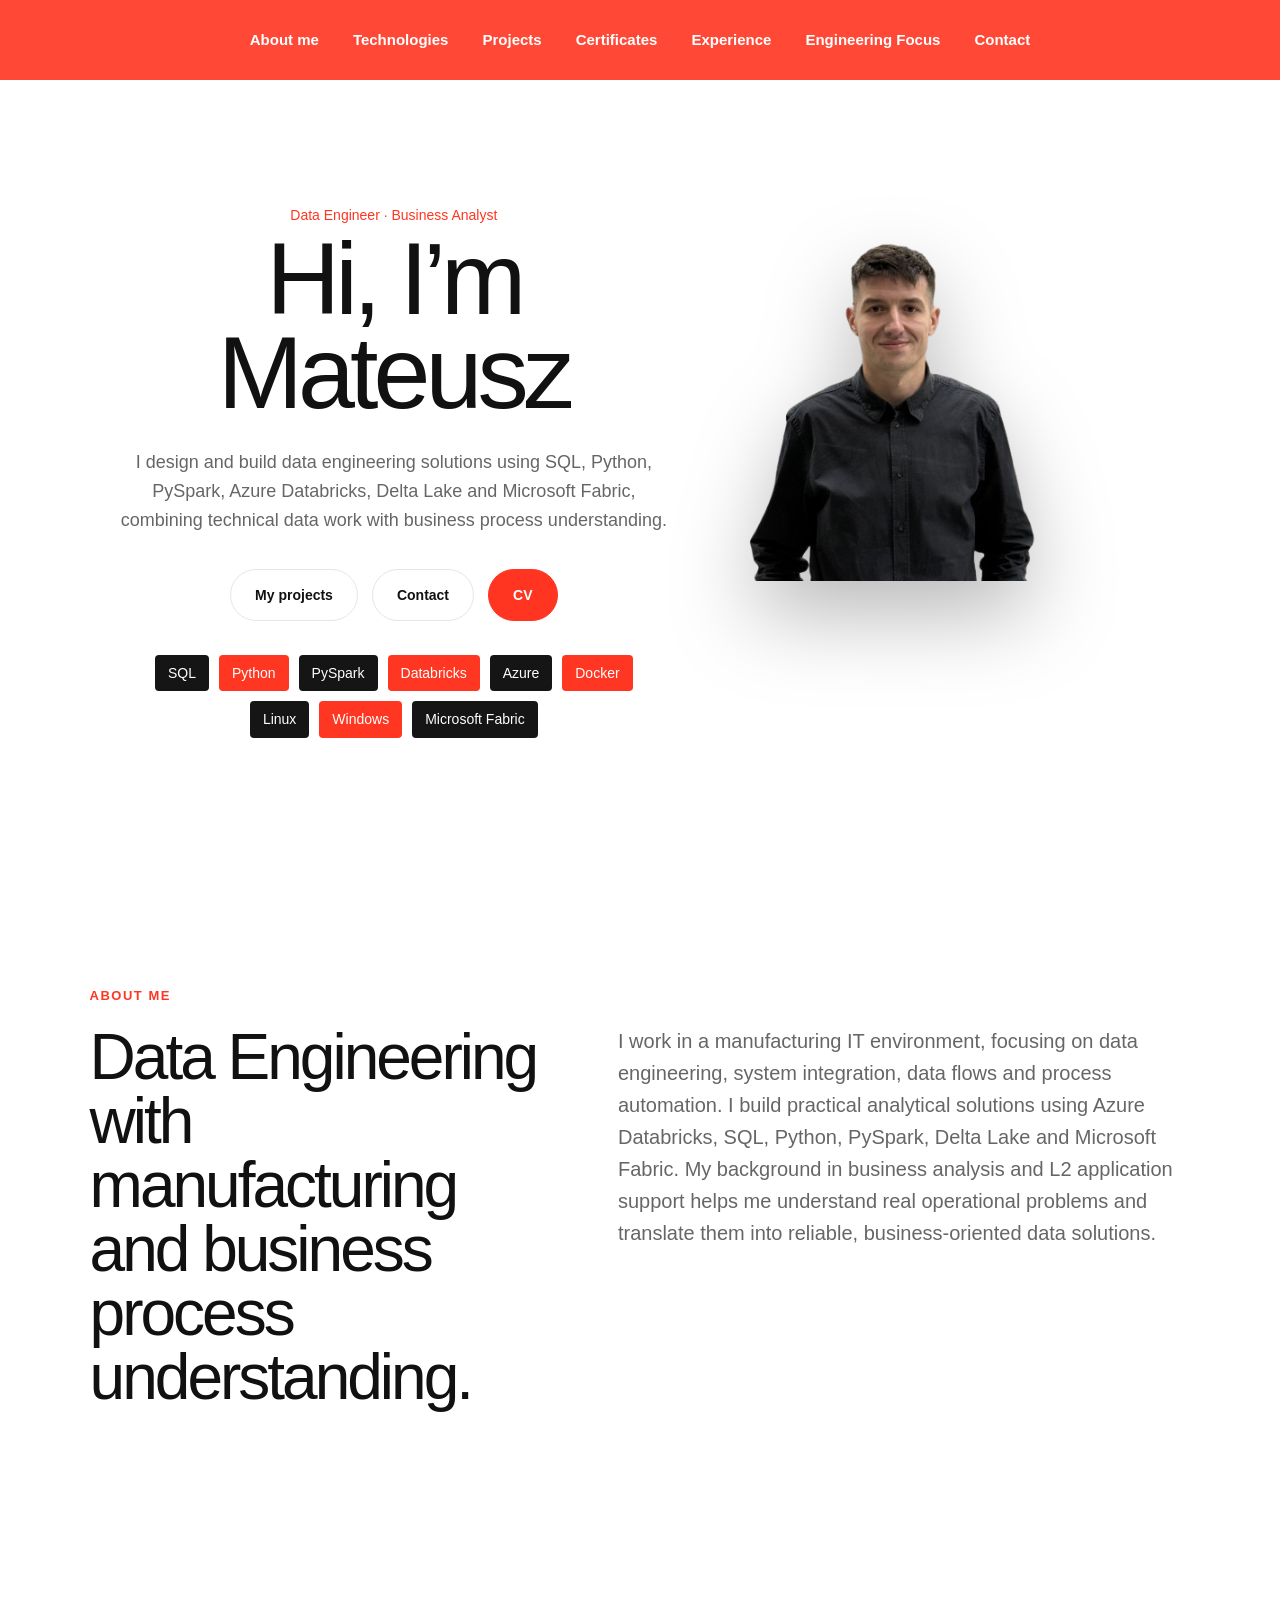
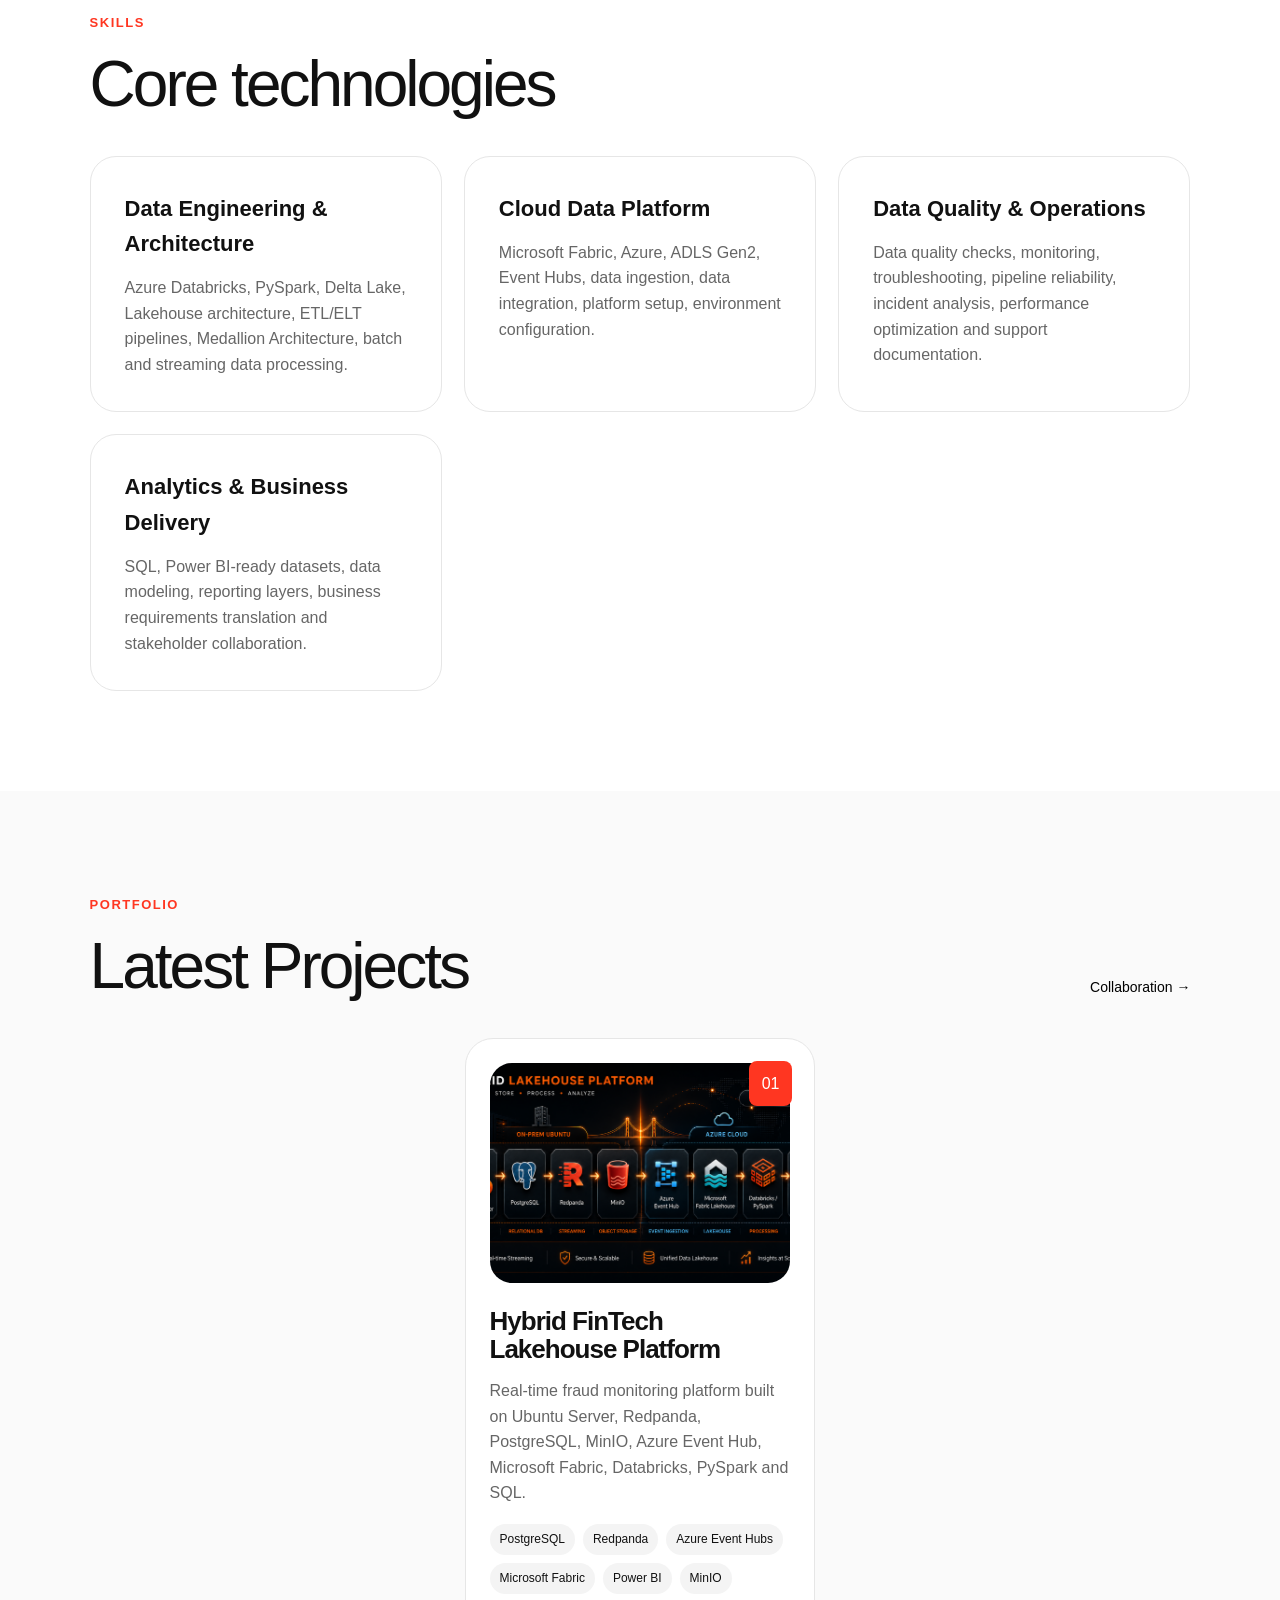
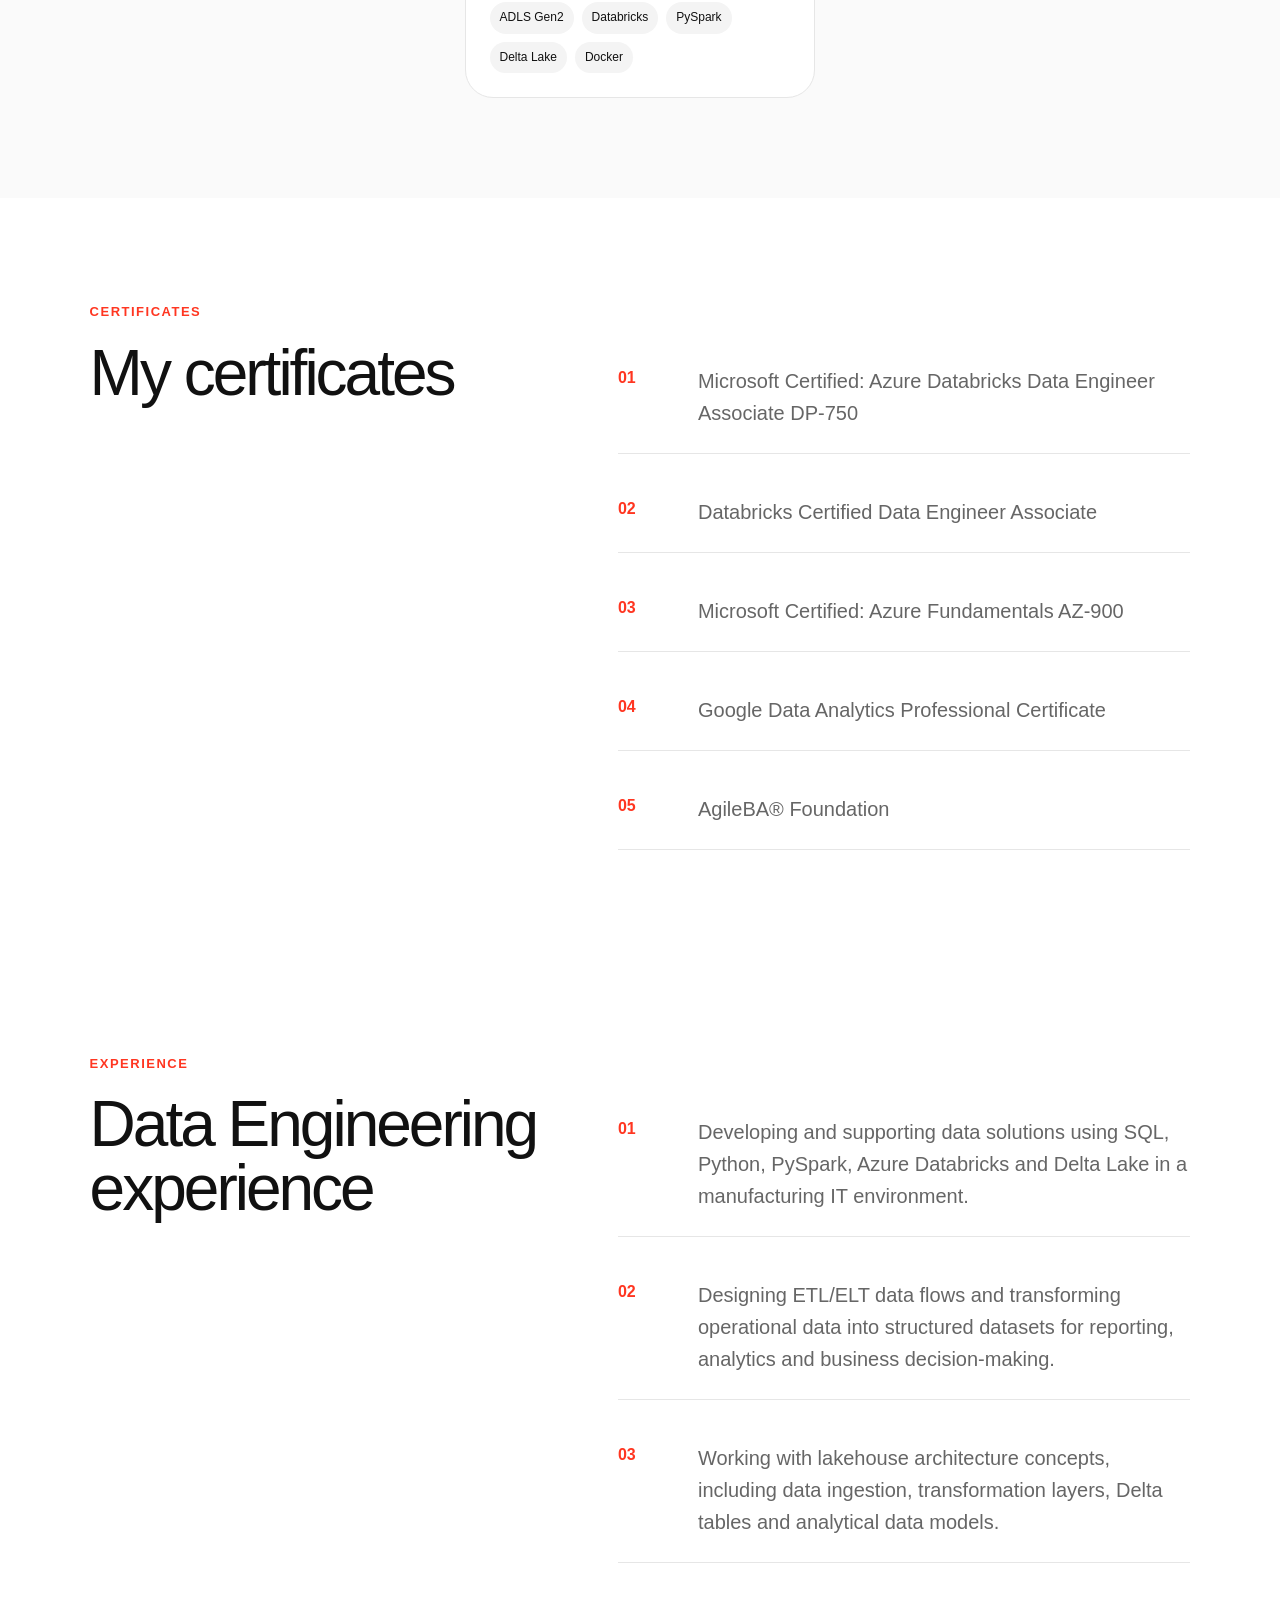
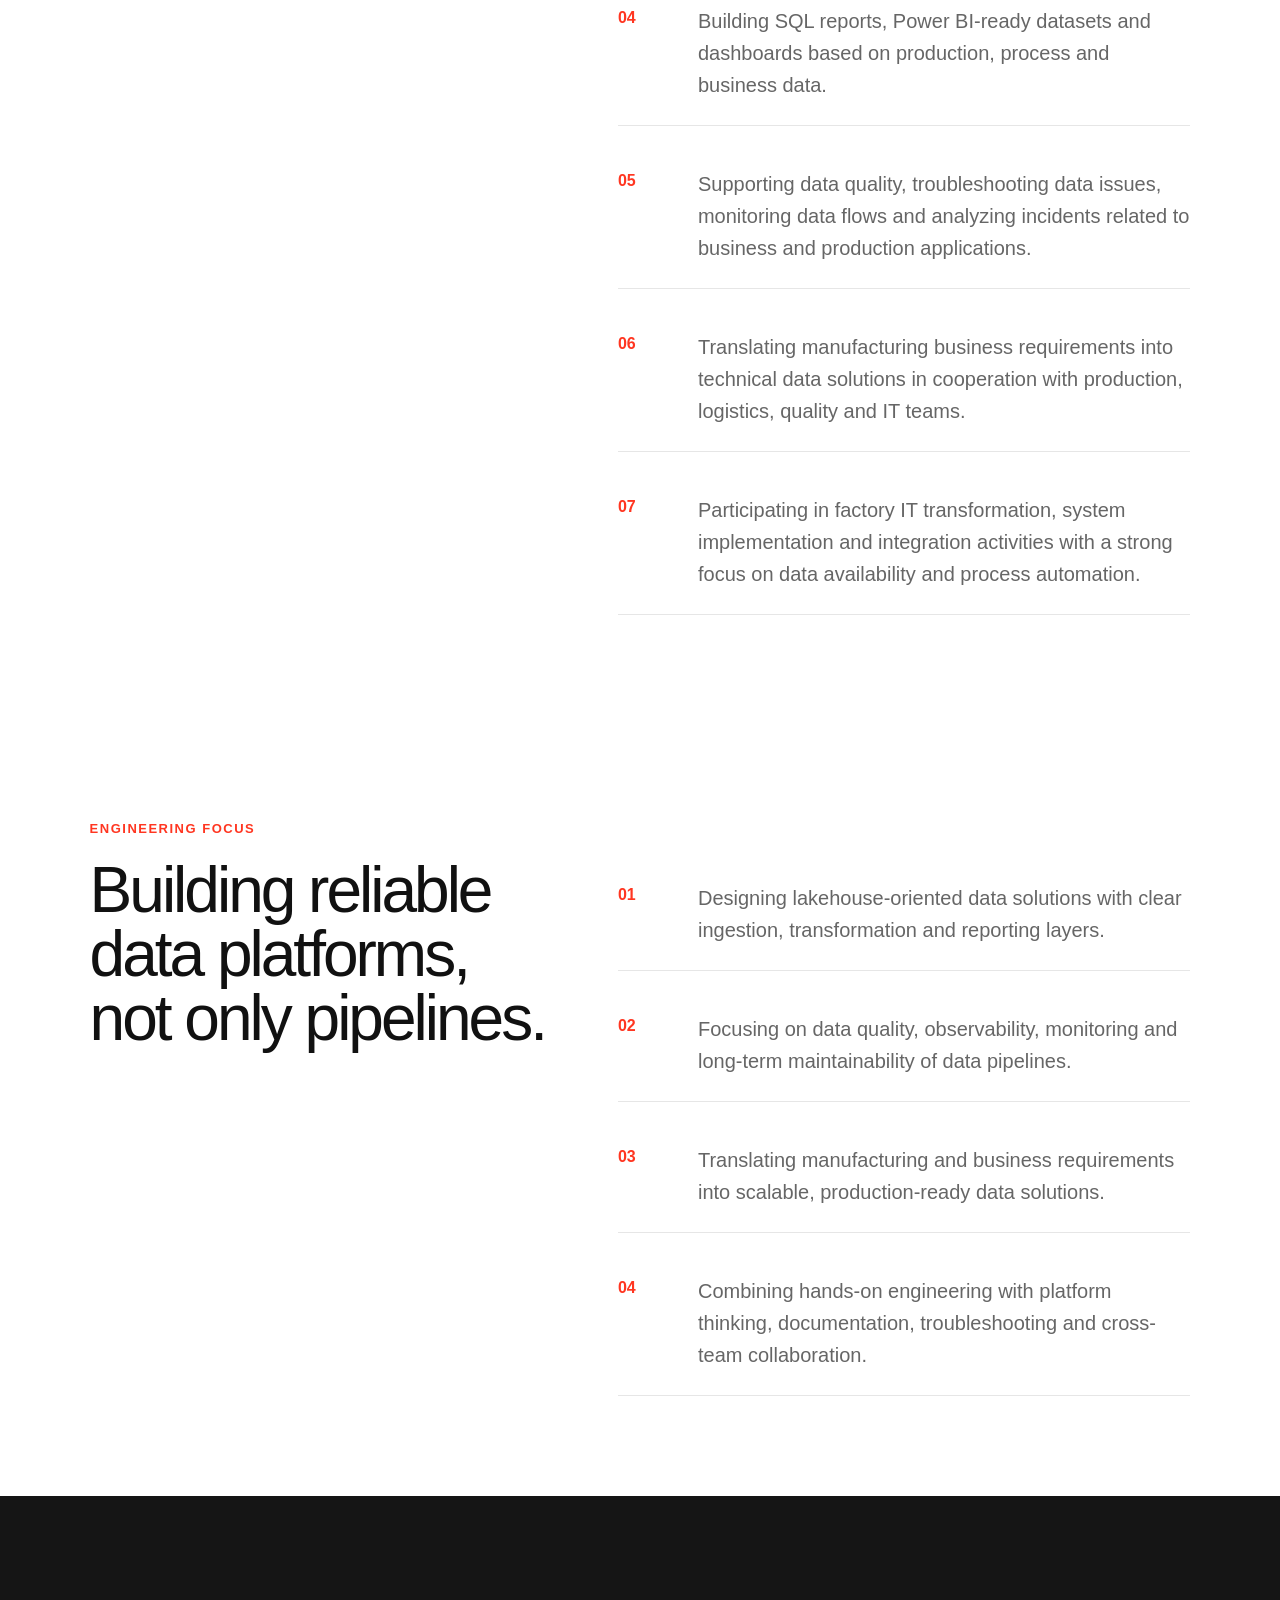
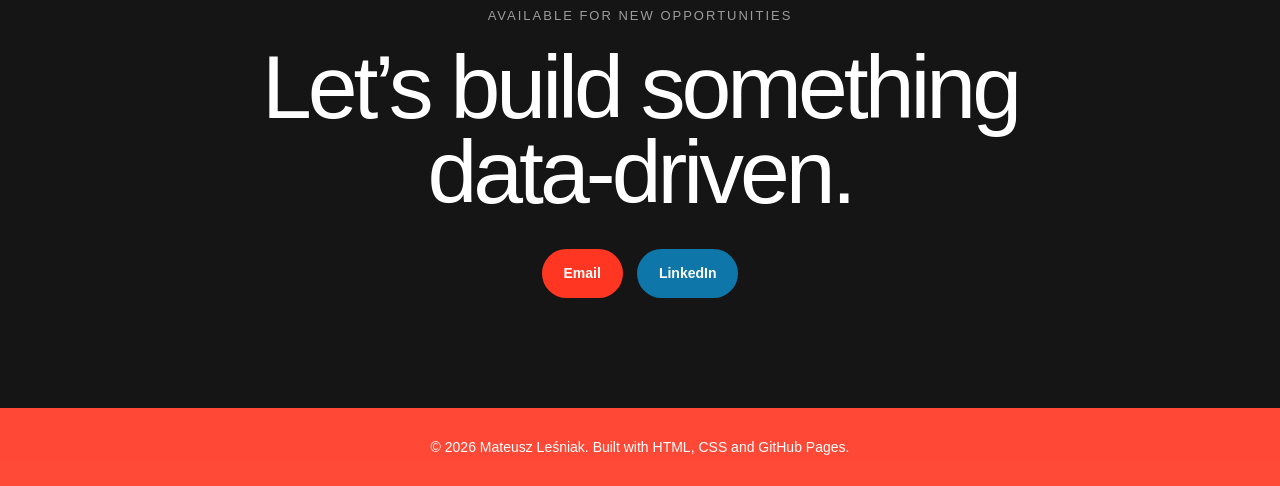
<file: index.html>
<!DOCTYPE html>
<html lang="pl">
<head>
    <meta charset="UTF-8" />
    <meta name="viewport" content="width=device-width, initial-scale=1.0" />
    <title>Mateusz Leśniak | Portfolio</title>
    <link rel="stylesheet" href="./assets/css/styles.css" />

    <!-- Google tag (gtag.js) -->
    <script async src="https://www.googletagmanager.com/gtag/js?id=G-CE8V5F3DKG"></script>
    <script>
        window.dataLayer = window.dataLayer || [];
        function gtag(){dataLayer.push(arguments);}
        gtag('js', new Date());

        gtag('config', 'G-CE8V5F3DKG');
    </script>
</head>

<body>

<header class="header">
    <nav class="navbar">
        <ul class="nav-links">
            <li>
                <a href="#about"
                   onclick="trackButtonClick('Navbar About me', 'navbar_navigation', 'navbar');">
                    About me
                </a>
            </li>

            <li>
                <a href="#skills"
                   onclick="trackButtonClick('Navbar Technologies', 'navbar_navigation', 'navbar');">
                    Technologies
                </a>
            </li>

            <li>
                <a href="#projects"
                   onclick="trackButtonClick('Navbar Projects', 'navbar_navigation', 'navbar');">
                    Projects
                </a>
            </li>

            <li>
                <a href="#certificates"
                   onclick="trackButtonClick('Navbar Certificates', 'navbar_navigation', 'navbar');">
                    Certificates
                </a>
            </li>

            <li>
                <a href="#experience"
                   onclick="trackButtonClick('Navbar Experience', 'navbar_navigation', 'navbar');">
                    Experience
                </a>
            </li>

            <li>
                <a href="#engineering-focus"
                   onclick="trackButtonClick('Navbar Engineering Focus', 'navbar_navigation', 'navbar');">
                    Engineering Focus
                </a>
            </li>

            <li>
                <a href="#contact"
                   onclick="trackButtonClick('Navbar Contact', 'navbar_navigation', 'navbar');">
                    Contact
                </a>
            </li>
        </ul>
    </nav>
</header>

<main>

    <section class="hero">

        <div class="hero-content">
            <p class="eyebrow">Data Engineer · Business Analyst</p>

            <h1>
                Hi, I’m<br>
                Mateusz
            </h1>

            <p class="hero-description">
                I design and build data engineering solutions using SQL, Python, PySpark,
                Azure Databricks, Delta Lake and Microsoft Fabric, combining technical data work
                with business process understanding.
            </p>

            <div class="hero-actions">
                <a href="#projects"
                   class="btn-primary"
                   onclick="trackButtonClick('Hero My projects', 'internal_navigation', 'hero');">
                    My projects
                </a>

                <a href="#contact"
                   class="btn-secondary"
                   onclick="trackButtonClick('Hero Contact', 'internal_navigation', 'hero');">
                    Contact
                </a>

                <a href="./assets/cv/Mateusz_Lesniak_Data_Engineer_CV.pdf"
                   class="btn-third"
                   target="_blank"
                   rel="noopener noreferrer"
                   onclick="trackButtonClick('Hero CV', 'cv_open', 'hero');">
                    CV
                </a>
            </div>

            <div class="tech-tags">
                <span>SQL</span>
                <span>Python</span>
                <span>PySpark</span>
                <span>Databricks</span>
                <span>Azure</span>
                <span>Docker</span>
                <span>Linux</span>
                <span>Windows</span>
                <span>Microsoft Fabric</span>
            </div>
        </div>

        <div class="hero-visual">
            <div class="profile-card">
                <img src="./assets/img/profile.png" alt="Mateusz Leśniak" class="profile-cutout">
            </div>
        </div>

    </section>

    <section id="about" class="section about-section">
        <div class="section-label">About me</div>

        <div class="about-grid">
            <h2>Data Engineering with manufacturing and business process understanding.</h2>

            <p>
                I work in a manufacturing IT environment, focusing on data engineering,
                system integration, data flows and process automation. I build practical
                analytical solutions using Azure Databricks, SQL, Python, PySpark,
                Delta Lake and Microsoft Fabric.
                My background in business analysis and L2 application support helps me
                understand real operational problems and translate them into reliable,
                business-oriented data solutions.
            </p>
        </div>
    </section>

    <section id="skills" class="section">
        <div class="section-header">
            <div>
                <span class="section-label">Skills</span>
                <h2>Core technologies</h2>
            </div>
        </div>

        <div class="skills-grid">
            <div class="skill-card">
                <h3>Data Engineering & Architecture</h3>
                <p>
                    Azure Databricks, PySpark, Delta Lake, Lakehouse architecture,
                    ETL/ELT pipelines, Medallion Architecture, batch and streaming data processing.
                </p>
            </div>

            <div class="skill-card">
                <h3>Cloud Data Platform</h3>
                <p>
                    Microsoft Fabric, Azure, ADLS Gen2, Event Hubs, data ingestion,
                    data integration, platform setup, environment configuration.
                </p>
            </div>

            <div class="skill-card">
                <h3>Data Quality & Operations</h3>
                <p>
                    Data quality checks, monitoring, troubleshooting, pipeline reliability,
                    incident analysis, performance optimization and support documentation.
                </p>
            </div>

            <div class="skill-card">
                <h3>Analytics & Business Delivery</h3>
                <p>
                    SQL, Power BI-ready datasets, data modeling, reporting layers,
                    business requirements translation and stakeholder collaboration.
                </p>
            </div>
        </div>
    </section>

    <section id="projects" class="section projects-section">
        <div class="section-header">
            <div>
                <span class="section-label">Portfolio</span>
                <h2>Latest Projects</h2>
            </div>

            <a href="#contact"
               class="small-link"
               onclick="trackButtonClick('Projects Collaboration', 'internal_navigation', 'projects_section');">
                Collaboration →
            </a>
        </div>

        <div class="projects-grid">

            <a href="projects/hybrid-fintech-lakehouse.html"
               class="project-card featured"
                       target="_blank"
       rel="noopener noreferrer"
               onclick="trackProjectClick('Hybrid Factory Lakehouse', 'Data Engineering', 'projects_section');">

                <div class="project-number">01</div>

                <div class="project-image">
                    <img src="./assets/img/fintech.png" alt="Hybrid Factory Lakehouse">
                </div>

                <h3>Hybrid FinTech Lakehouse Platform</h3>

                <p>
                    Real-time fraud monitoring platform built on Ubuntu Server, Redpanda, PostgreSQL, MinIO, Azure Event Hub, Microsoft Fabric, Databricks, PySpark and SQL.
                </p>

                <div class="project-tags">
<span>PostgreSQL</span><span>Redpanda</span><span>Azure Event Hubs</span><span>Microsoft Fabric</span><span>Power BI</span><span>MinIO</span><span>ADLS Gen2</span><span>Databricks</span><span>PySpark</span><span>Delta Lake</span><span>Docker</span>
                </div>
            </a>

        </div>
    </section>

    <section id="certificates" class="section certificates-section">
        <div class="section-label">Certificates</div>

        <div class="experience-grid">
            <div>
                <h2>My certificates</h2>
            </div>

            <div class="experience-list">

                <div class="experience-item">
                    <span>01</span>
                    <p>
                        <a href="https://learn.microsoft.com/api/credentials/share/en-us/MateuszLesniak-9697/2ABBFAA4597B464C?sharingId=71BBAAF3C59DB1D0"
                           target="_blank"
                           rel="noopener noreferrer"
                           onclick="trackCertificateClick('Microsoft Azure Databricks Data Engineer Associate DP-750', 'Microsoft', 'certificates_section');">
                            Microsoft Certified: Azure Databricks Data Engineer Associate DP-750
                        </a>
                    </p>
                </div>

                <div class="experience-item">
                    <span>02</span>
                    <p>
                        <a href="https://credentials.databricks.com/a1b33a9e-ecce-4b6a-9b1a-3b4abfa137ab#acc.mPWJ1pDb"
                           target="_blank"
                           rel="noopener noreferrer"
                           onclick="trackCertificateClick('Databricks Certified Data Engineer Associate', 'Databricks', 'certificates_section');">
                            Databricks Certified Data Engineer Associate
                        </a>
                    </p>
                </div>

                <div class="experience-item">
                    <span>03</span>
                    <p>
                        <a href="https://learn.microsoft.com/api/credentials/share/en-us/MateuszLesniak-9697/60AD0761C80A05A?sharingId"
                           target="_blank"
                           rel="noopener noreferrer"
                           onclick="trackCertificateClick('Microsoft Azure Fundamentals AZ-900', 'Microsoft', 'certificates_section');">
                            Microsoft Certified: Azure Fundamentals AZ-900
                        </a>
                    </p>
                </div>

                <div class="experience-item">
                    <span>04</span>
                    <p>
                        <a href="https://www.credly.com/badges/f8f2bd6e-2443-416d-976e-a79ec330ceb8/linked_in_profile"
                           target="_blank"
                           rel="noopener noreferrer"
                           onclick="trackCertificateClick('Google Data Analytics Professional Certificate', 'Coursera', 'certificates_section');">
                            Google Data Analytics Professional Certificate
                        </a>
                    </p>
                </div>

                <div class="experience-item">
                    <span>05</span>
                    <p>
                        <a href="https://www.credly.com/badges/674e1fb2-0554-4935-83d2-afc34c570f81/linked_in_profile"
                           target="_blank"
                           rel="noopener noreferrer"
                           onclick="trackCertificateClick('AgileBA Foundation', 'APMG International', 'certificates_section');">
                            AgileBA® Foundation
                        </a>
                    </p>
                </div>

            </div>
        </div>
    </section>

    <section id="experience" class="section experience-section">
        <div class="section-label">Experience</div>

        <div class="experience-grid">
            <div>
                <h2>Data Engineering experience</h2>
            </div>

            <div class="experience-list">

                <div class="experience-item">
                    <span>01</span>
                    <p>
                        Developing and supporting data solutions using SQL, Python, PySpark,
                        Azure Databricks and Delta Lake in a manufacturing IT environment.
                    </p>
                </div>

                <div class="experience-item">
                    <span>02</span>
                    <p>
                        Designing ETL/ELT data flows and transforming operational data into
                        structured datasets for reporting, analytics and business decision-making.
                    </p>
                </div>

                <div class="experience-item">
                    <span>03</span>
                    <p>
                        Working with lakehouse architecture concepts, including data ingestion,
                        transformation layers, Delta tables and analytical data models.
                    </p>
                </div>

                <div class="experience-item">
                    <span>04</span>
                    <p>
                        Building SQL reports, Power BI-ready datasets and dashboards based on
                        production, process and business data.
                    </p>
                </div>

                <div class="experience-item">
                    <span>05</span>
                    <p>
                        Supporting data quality, troubleshooting data issues, monitoring data flows
                        and analyzing incidents related to business and production applications.
                    </p>
                </div>

                <div class="experience-item">
                    <span>06</span>
                    <p>
                        Translating manufacturing business requirements into technical data solutions
                        in cooperation with production, logistics, quality and IT teams.
                    </p>
                </div>

                <div class="experience-item">
                    <span>07</span>
                    <p>
                        Participating in factory IT transformation, system implementation and integration
                        activities with a strong focus on data availability and process automation.
                    </p>
                </div>

            </div>
        </div>
    </section>

    <section id="engineering-focus" class="section">
        <div class="section-label">Engineering Focus</div>

        <div class="experience-grid">
            <div>
                <h2>Building reliable data platforms, not only pipelines.</h2>
            </div>

            <div class="experience-list">
                <div class="experience-item">
                    <span>01</span>
                    <p>
                        Designing lakehouse-oriented data solutions with clear ingestion,
                        transformation and reporting layers.
                    </p>
                </div>

                <div class="experience-item">
                    <span>02</span>
                    <p>
                        Focusing on data quality, observability, monitoring and long-term
                        maintainability of data pipelines.
                    </p>
                </div>

                <div class="experience-item">
                    <span>03</span>
                    <p>
                        Translating manufacturing and business requirements into scalable,
                        production-ready data solutions.
                    </p>
                </div>

                <div class="experience-item">
                    <span>04</span>
                    <p>
                        Combining hands-on engineering with platform thinking, documentation,
                        troubleshooting and cross-team collaboration.
                    </p>
                </div>
            </div>
        </div>
    </section>

    <section id="contact" class="contact-section">
        <p>Available for new opportunities</p>
        <h2>Let’s build something data-driven.</h2>

        <div class="contact-links">
            <a href="mailto:mateuszlesniak302@gmail.com"
               onclick="trackContactClick('Email', 'contact_section');">
                Email
            </a>

            <a class="linkedin-link"
               href="https://www.linkedin.com/in/mateusz-leśniak-05a47a2b6"
               target="_blank"
               rel="noopener noreferrer"
               onclick="trackContactClick('LinkedIn', 'contact_section');">
                LinkedIn
            </a>
        </div>
    </section>

</main>

<footer class="footer">
    <p>© 2026 Mateusz Leśniak. Built with HTML, CSS and GitHub Pages.</p>
</footer>

<script>
    function trackButtonClick(buttonName, buttonType, buttonLocation) {
        if (typeof gtag === 'function') {
            gtag('event', 'portfolio_button_click', {
                button_name: buttonName,
                button_type: buttonType,
                button_location: buttonLocation
            });
        }
    }

    function trackProjectClick(projectName, projectCategory, projectLocation) {
        if (typeof gtag === 'function') {
            gtag('event', 'project_click', {
                project_name: projectName,
                project_category: projectCategory,
                project_location: projectLocation
            });
        }
    }

    function trackCertificateClick(certificateName, certificateProvider, certificateLocation) {
        if (typeof gtag === 'function') {
            gtag('event', 'certificate_click', {
                certificate_name: certificateName,
                certificate_provider: certificateProvider,
                certificate_location: certificateLocation
            });
        }
    }

    function trackContactClick(contactType, contactLocation) {
        if (typeof gtag === 'function') {
            gtag('event', 'contact_click', {
                contact_type: contactType,
                contact_location: contactLocation
            });
        }
    }
</script>

</body>
</html>
</file>
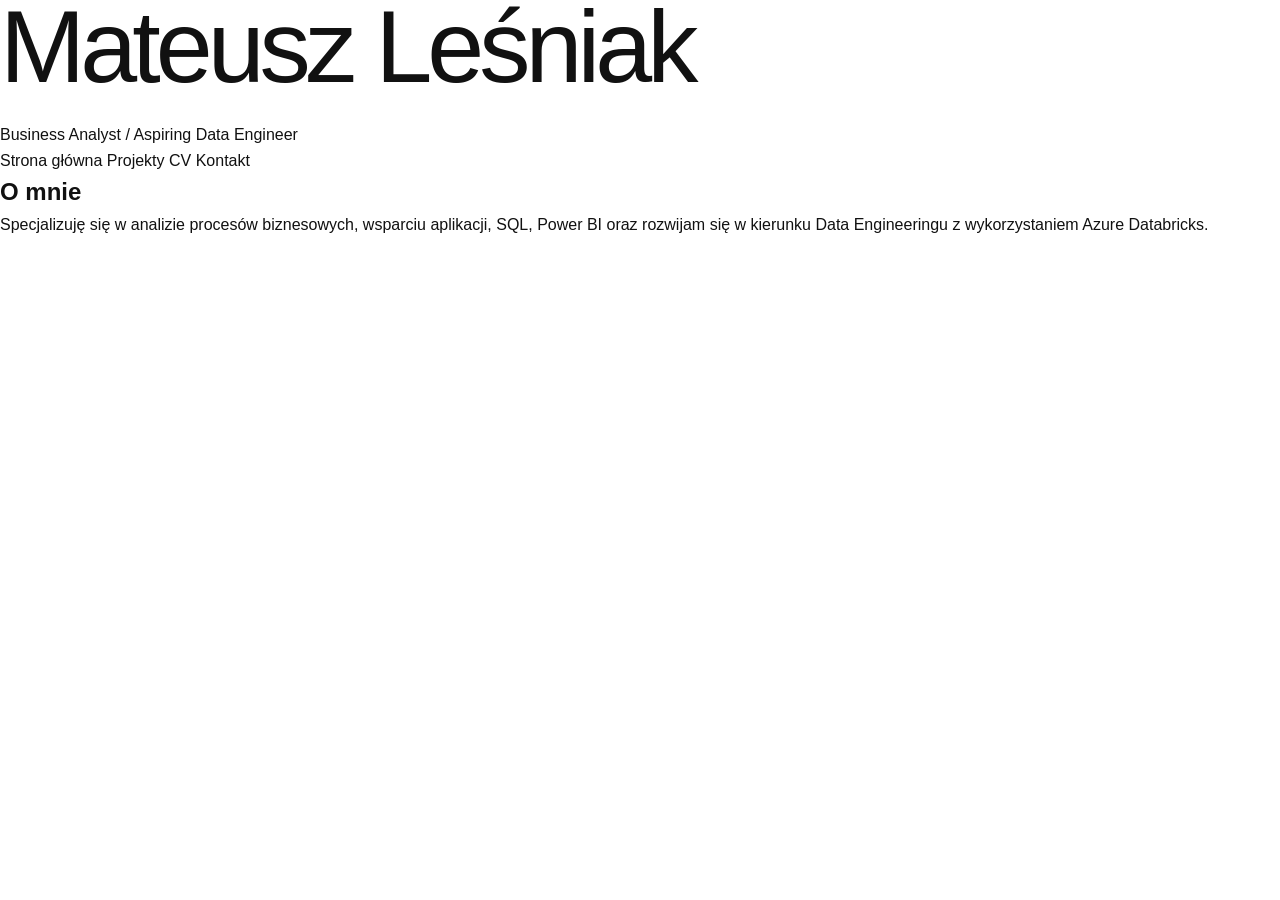
<file: cv.html>
<!DOCTYPE html>
<html lang="pl">
<head>
    <meta charset="UTF-8">
    <title>Mateusz Leśniak | Portfolio</title>
    <link rel="stylesheet" href="assets/css/styles.css">
</head>
<body>
    <header>
        <h1>Mateusz Leśniak</h1>
        <p>Business Analyst / Aspiring Data Engineer</p>

        <nav>
            <a href="index.html">Strona główna</a>
            <a href="projects.html">Projekty</a>
            <a href="cv.html">CV</a>
            <a href="contact.html">Kontakt</a>
        </nav>
    </header>

    <main>
        <section>
            <h2>O mnie</h2>
            <p>
                Specjalizuję się w analizie procesów biznesowych, wsparciu aplikacji,
                SQL, Power BI oraz rozwijam się w kierunku Data Engineeringu
                z wykorzystaniem Azure Databricks.
            </p>
        </section>
    </main>
</body>
</html>
</file>
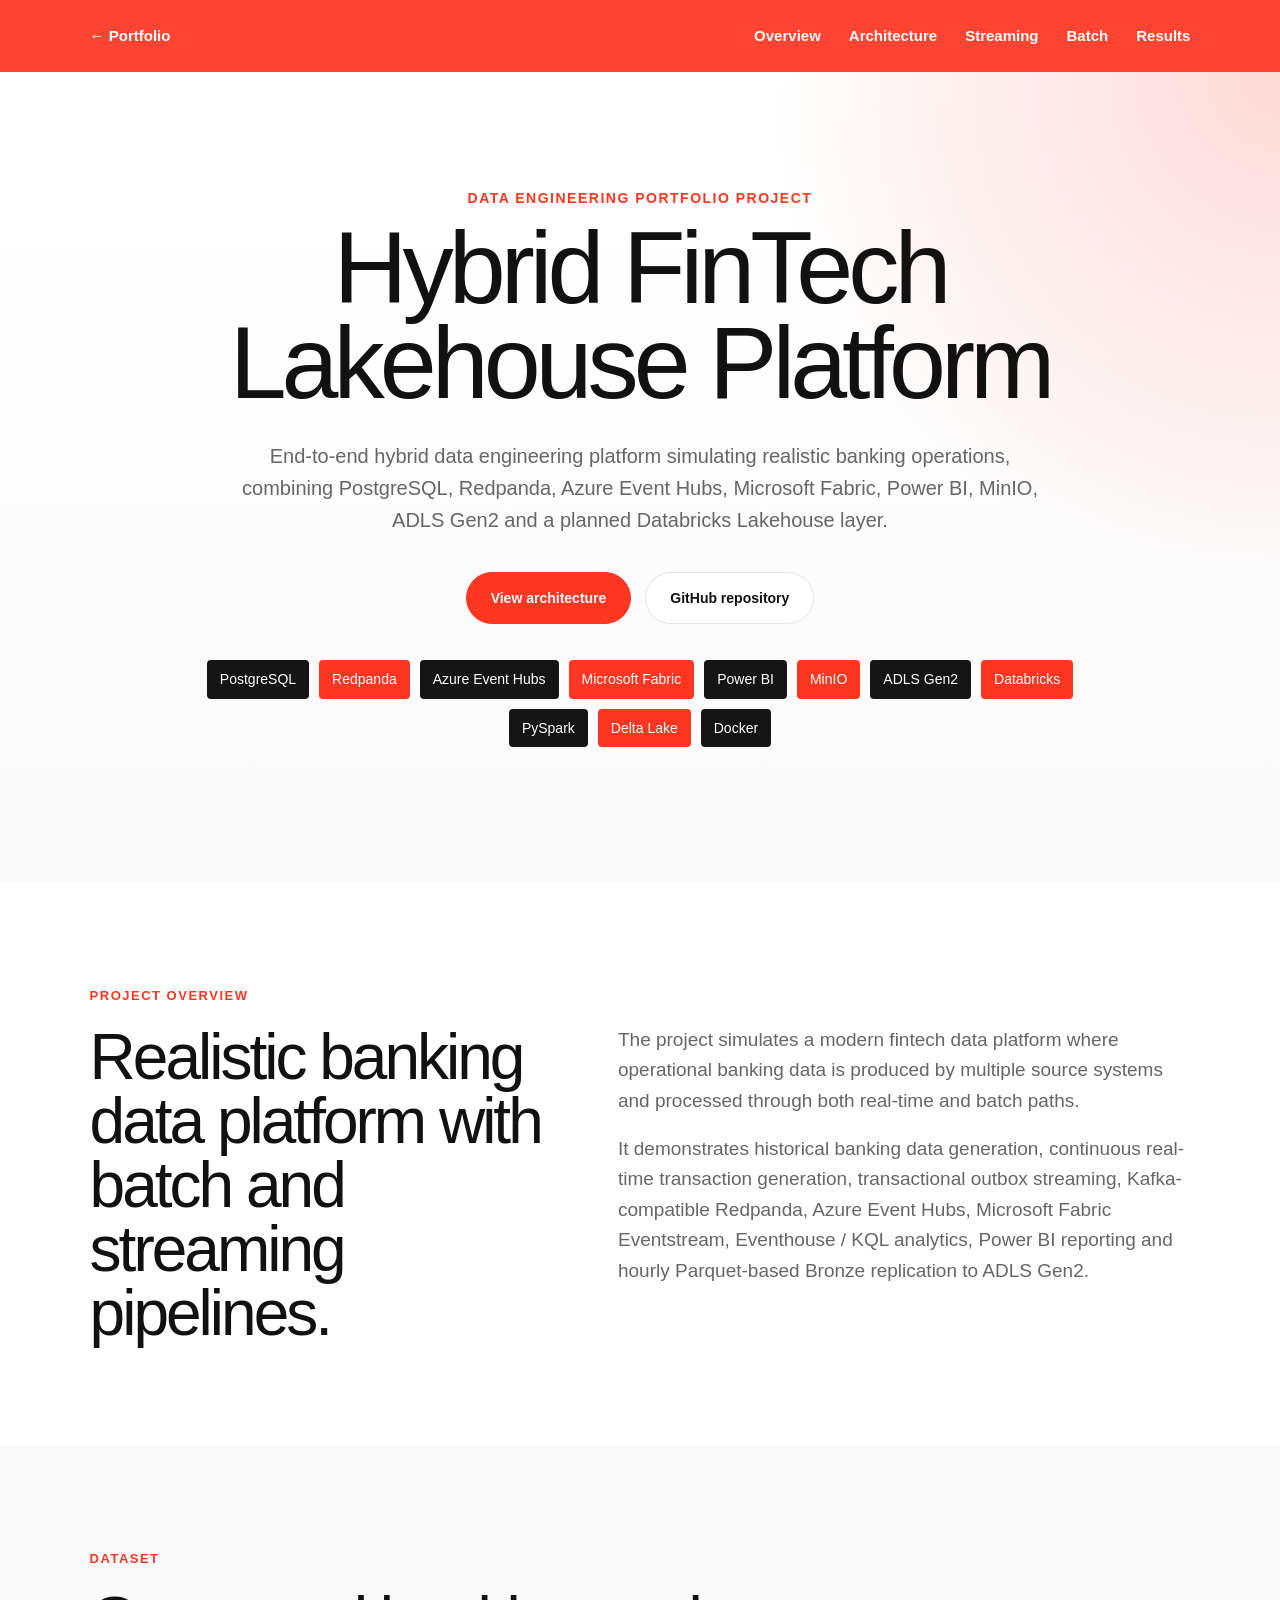
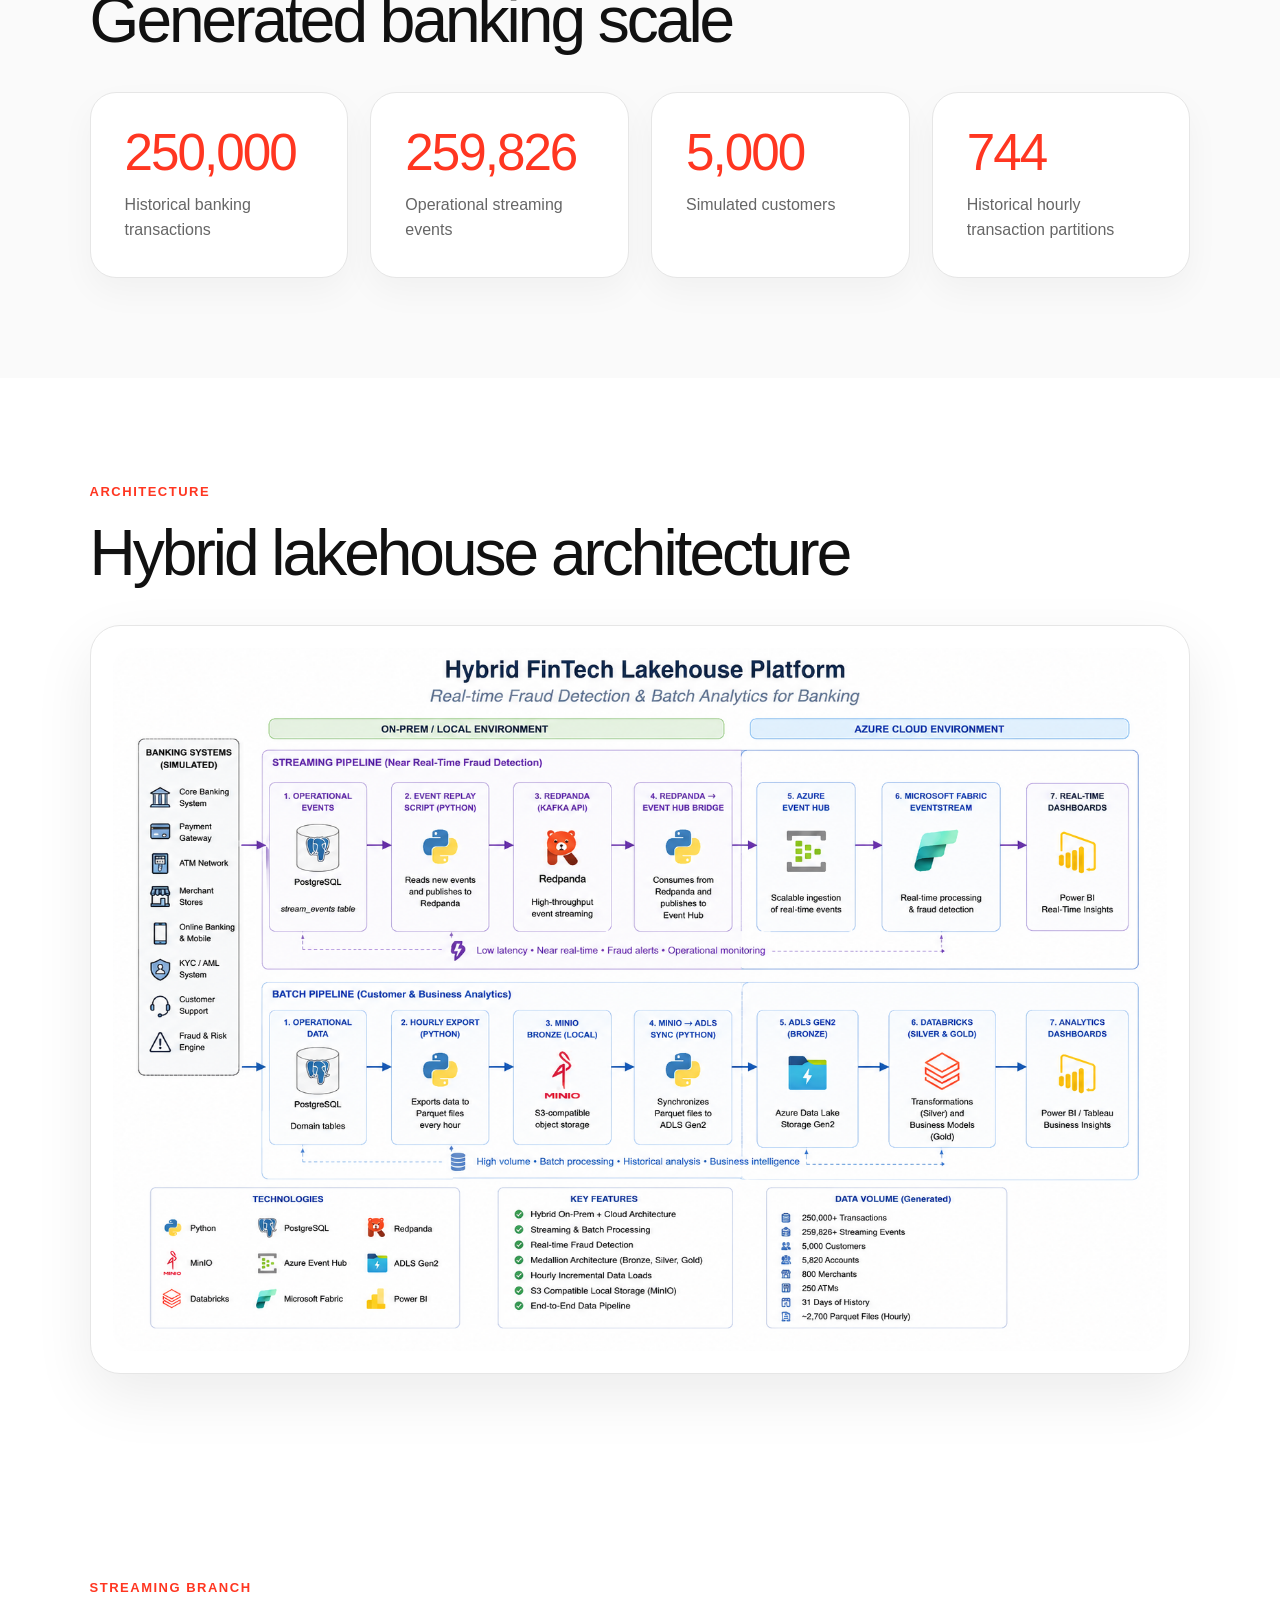
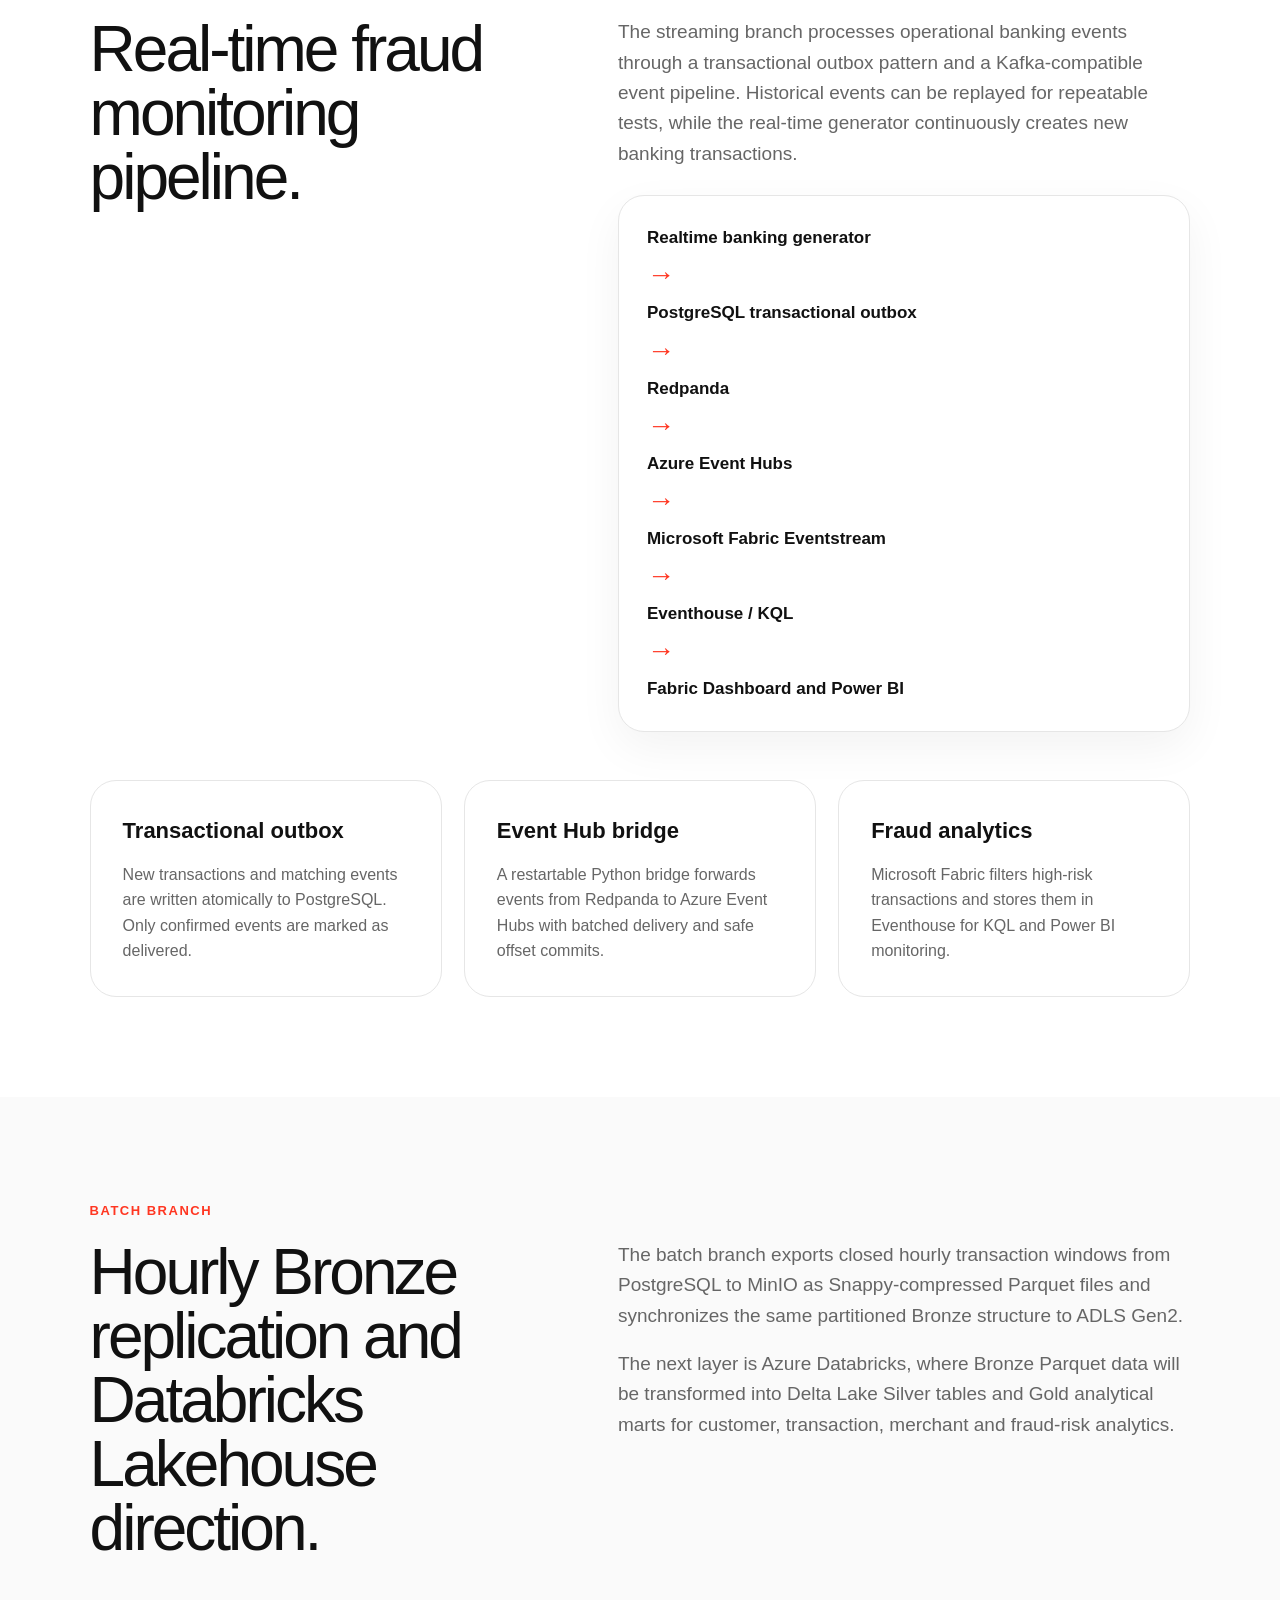
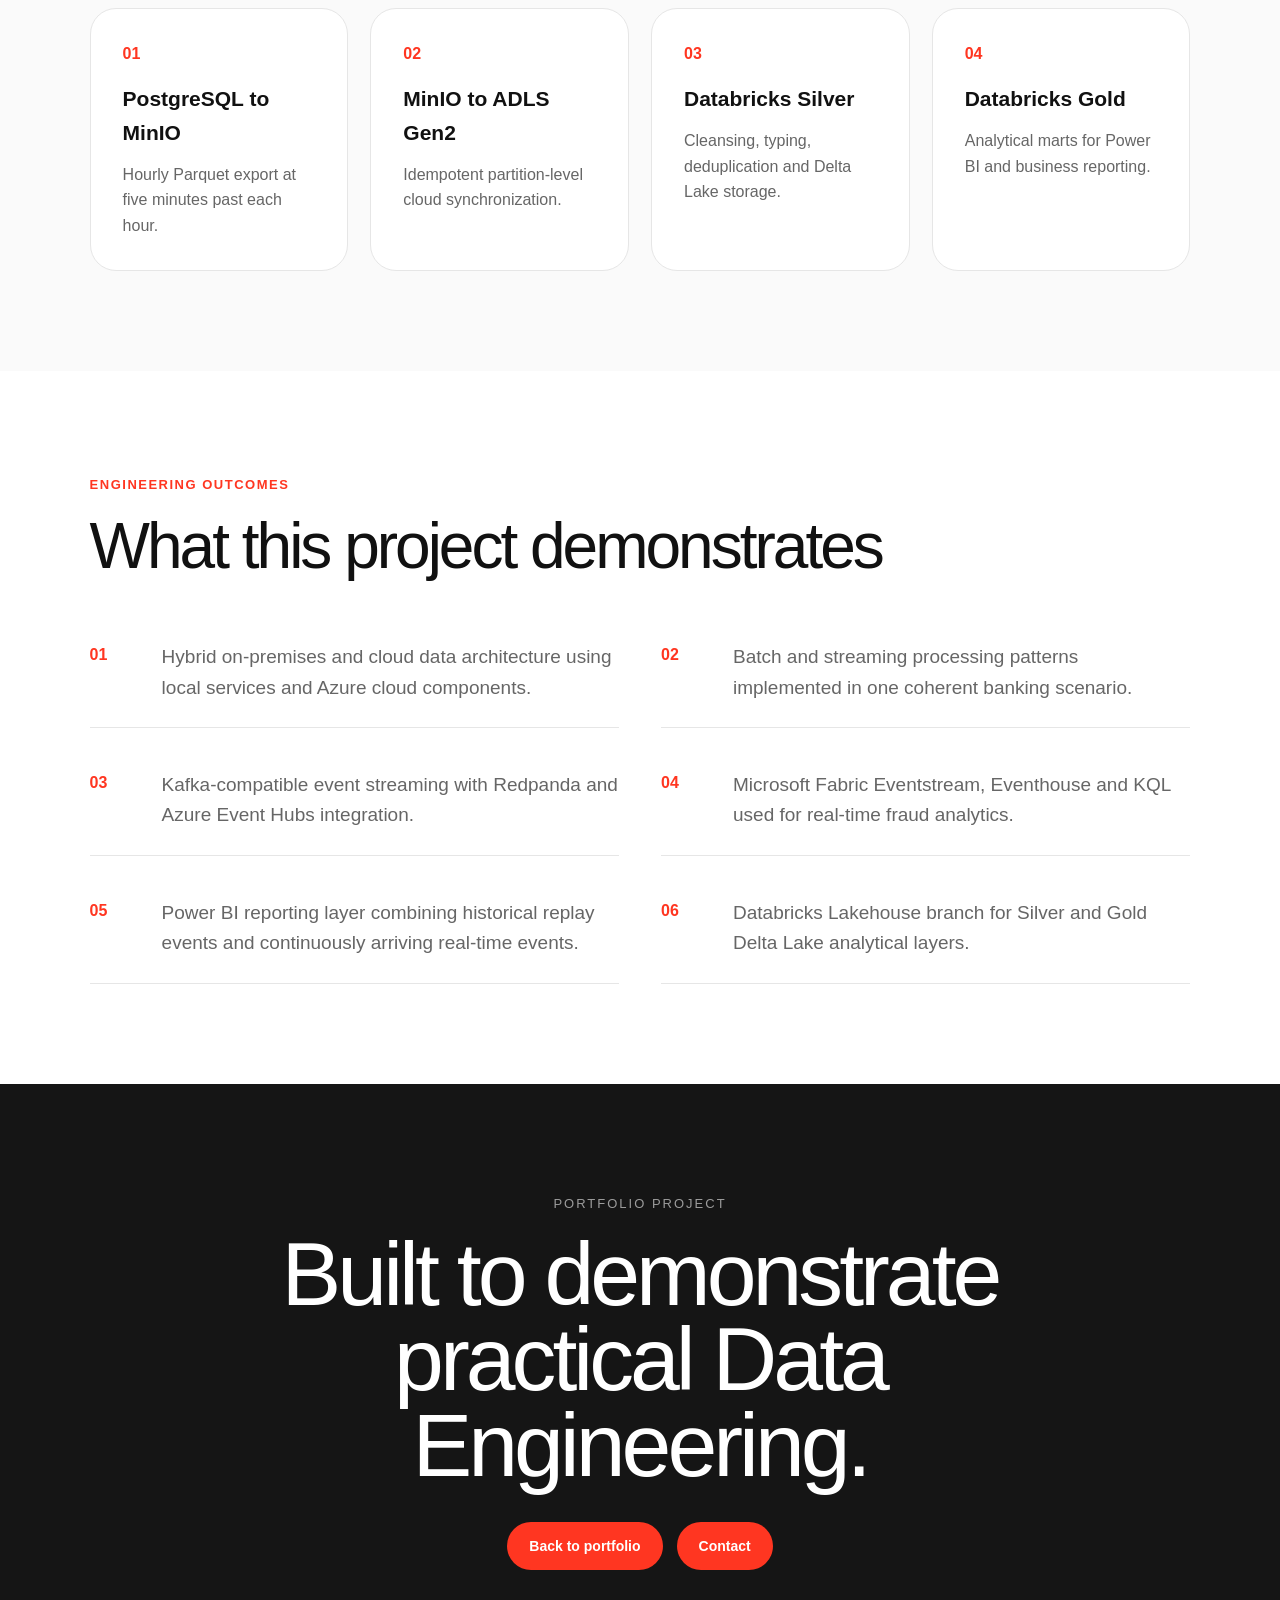
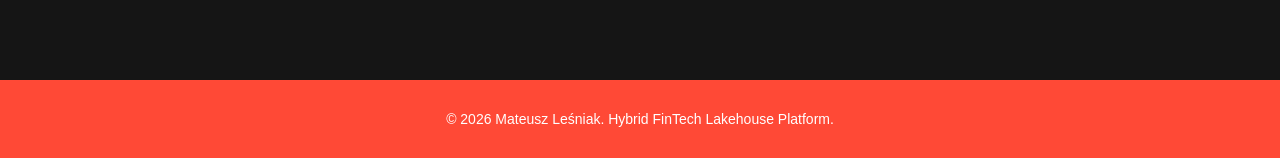
<file: projects/hybrid-fintech-lakehouse.html>
<!DOCTYPE html>
<html lang="pl">
<head>
    <meta charset="UTF-8" />
    <meta name="viewport" content="width=device-width, initial-scale=1.0" />
    <title>Hybrid FinTech Lakehouse Platform | Mateusz Leśniak</title>
    <link rel="stylesheet" href="../assets/css/hybrid-fintech-lakehouse.css" />

    <!-- Google tag (gtag.js) -->
    <script async src="https://www.googletagmanager.com/gtag/js?id=G-CE8V5F3DKG"></script>
    <script>
        window.dataLayer = window.dataLayer || [];
        function gtag(){dataLayer.push(arguments);}
        gtag('js', new Date());
        gtag('config', 'G-CE8V5F3DKG');
    </script>
</head>
<body>
<header class="project-header">
    <nav class="project-navbar">
        <a href="../index.html" class="brand-link" onclick="trackButtonClick('Project Back Home', 'internal_navigation', 'project_navbar');">← Portfolio</a>
        <ul class="project-nav-links">
            <li><a href="#overview" onclick="trackButtonClick('Project Overview', 'navbar_navigation', 'project_navbar');">Overview</a></li>
            <li><a href="#architecture" onclick="trackButtonClick('Project Architecture', 'navbar_navigation', 'project_navbar');">Architecture</a></li>
            <li><a href="#streaming" onclick="trackButtonClick('Project Streaming', 'navbar_navigation', 'project_navbar');">Streaming</a></li>
            <li><a href="#batch" onclick="trackButtonClick('Project Batch', 'navbar_navigation', 'project_navbar');">Batch</a></li>
            <li><a href="#results" onclick="trackButtonClick('Project Results', 'navbar_navigation', 'project_navbar');">Results</a></li>
        </ul>
    </nav>
</header>

<main>
    <section class="project-hero">
        <div class="project-hero-content">
            <p class="eyebrow">Data Engineering Portfolio Project</p>
            <h1>Hybrid FinTech<br>Lakehouse Platform</h1>
            <p class="project-hero-description">
                End-to-end hybrid data engineering platform simulating realistic banking operations,
                combining PostgreSQL, Redpanda, Azure Event Hubs, Microsoft Fabric, Power BI,
                MinIO, ADLS Gen2 and a planned Databricks Lakehouse layer.
            </p>
            <div class="project-actions">
                <a href="#architecture" class="btn-primary" onclick="trackButtonClick('Project View Architecture', 'internal_navigation', 'project_hero');">View architecture</a>
                <a href="https://github.com/MateuszLesniak1991/hybrid-fintech-lakehouse" class="btn-secondary" target="_blank" rel="noopener noreferrer" onclick="trackButtonClick('Project GitHub', 'external_navigation', 'project_hero');">GitHub repository</a>
            </div>
            <div class="tech-tags">
                <span>PostgreSQL</span><span>Redpanda</span><span>Azure Event Hubs</span><span>Microsoft Fabric</span><span>Power BI</span><span>MinIO</span><span>ADLS Gen2</span><span>Databricks</span><span>PySpark</span><span>Delta Lake</span><span>Docker</span>
            </div>
        </div>
    </section>

    <section id="overview" class="section">
        <div class="section-label">Project overview</div>
        <div class="two-column-grid">
            <h2>Realistic banking data platform with batch and streaming pipelines.</h2>
            <div>
                <p>
                    The project simulates a modern fintech data platform where operational banking data
                    is produced by multiple source systems and processed through both real-time and batch paths.
                </p>
                <p>
                    It demonstrates historical banking data generation, continuous real-time transaction generation,
                    transactional outbox streaming, Kafka-compatible Redpanda, Azure Event Hubs, Microsoft Fabric
                    Eventstream, Eventhouse / KQL analytics, Power BI reporting and hourly Parquet-based Bronze
                    replication to ADLS Gen2.
                </p>
            </div>
        </div>
    </section>

    <section class="section metrics-section">
        <div class="section-header"><div><span class="section-label">Dataset</span><h2>Generated banking scale</h2></div></div>
        <div class="metrics-grid">
            <div class="metric-card"><span>250,000</span><p>Historical banking transactions</p></div>
            <div class="metric-card"><span>259,826</span><p>Operational streaming events</p></div>
            <div class="metric-card"><span>5,000</span><p>Simulated customers</p></div>
            <div class="metric-card"><span>744</span><p>Historical hourly transaction partitions</p></div>
        </div>
    </section>

    <section id="architecture" class="section architecture-section">
        <div class="section-header"><div><span class="section-label">Architecture</span><h2>Hybrid lakehouse architecture</h2></div></div>
        <div class="architecture-card">
            <img src="../assets/img/architecture.png" alt="Hybrid FinTech Lakehouse Platform architecture diagram">
        </div>
    </section>

    <section id="streaming" class="section">
        <div class="section-label">Streaming branch</div>
        <div class="two-column-grid">
            <h2>Real-time fraud monitoring pipeline.</h2>
            <div>
                <p>
                    The streaming branch processes operational banking events through a transactional outbox pattern
                    and a Kafka-compatible event pipeline. Historical events can be replayed for repeatable tests,
                    while the real-time generator continuously creates new banking transactions.
                </p>
                <div class="flow-card">
                    <p>Realtime banking generator</p><span>→</span>
                    <p>PostgreSQL transactional outbox</p><span>→</span>
                    <p>Redpanda</p><span>→</span>
                    <p>Azure Event Hubs</p><span>→</span>
                    <p>Microsoft Fabric Eventstream</p><span>→</span>
                    <p>Eventhouse / KQL</p><span>→</span>
                    <p>Fabric Dashboard and Power BI</p>
                </div>
            </div>
        </div>
        <div class="cards-grid">
            <div class="info-card"><h3>Transactional outbox</h3><p>New transactions and matching events are written atomically to PostgreSQL. Only confirmed events are marked as delivered.</p></div>
            <div class="info-card"><h3>Event Hub bridge</h3><p>A restartable Python bridge forwards events from Redpanda to Azure Event Hubs with batched delivery and safe offset commits.</p></div>
            <div class="info-card"><h3>Fraud analytics</h3><p>Microsoft Fabric filters high-risk transactions and stores them in Eventhouse for KQL and Power BI monitoring.</p></div>
        </div>
    </section>

    <section id="batch" class="section batch-section">
        <div class="section-label">Batch branch</div>
        <div class="two-column-grid">
            <h2>Hourly Bronze replication and Databricks Lakehouse direction.</h2>
            <div>
                <p>
                    The batch branch exports closed hourly transaction windows from PostgreSQL to MinIO as Snappy-compressed
                    Parquet files and synchronizes the same partitioned Bronze structure to ADLS Gen2.
                </p>
                <p>
                    The next layer is Azure Databricks, where Bronze Parquet data will be transformed into Delta Lake Silver
                    tables and Gold analytical marts for customer, transaction, merchant and fraud-risk analytics.
                </p>
            </div>
        </div>
        <div class="timeline-grid">
            <div class="timeline-item"><span>01</span><h3>PostgreSQL to MinIO</h3><p>Hourly Parquet export at five minutes past each hour.</p></div>
            <div class="timeline-item"><span>02</span><h3>MinIO to ADLS Gen2</h3><p>Idempotent partition-level cloud synchronization.</p></div>
            <div class="timeline-item"><span>03</span><h3>Databricks Silver</h3><p>Cleansing, typing, deduplication and Delta Lake storage.</p></div>
            <div class="timeline-item"><span>04</span><h3>Databricks Gold</h3><p>Analytical marts for Power BI and business reporting.</p></div>
        </div>
    </section>

    <section id="results" class="section results-section">
        <div class="section-header"><div><span class="section-label">Engineering outcomes</span><h2>What this project demonstrates</h2></div></div>
        <div class="results-grid">
            <div class="result-item"><span>01</span><p>Hybrid on-premises and cloud data architecture using local services and Azure cloud components.</p></div>
            <div class="result-item"><span>02</span><p>Batch and streaming processing patterns implemented in one coherent banking scenario.</p></div>
            <div class="result-item"><span>03</span><p>Kafka-compatible event streaming with Redpanda and Azure Event Hubs integration.</p></div>
            <div class="result-item"><span>04</span><p>Microsoft Fabric Eventstream, Eventhouse and KQL used for real-time fraud analytics.</p></div>
            <div class="result-item"><span>05</span><p>Power BI reporting layer combining historical replay events and continuously arriving real-time events.</p></div>
            <div class="result-item"><span>06</span><p>Databricks Lakehouse branch for Silver and Gold Delta Lake analytical layers.</p></div>
        </div>
    </section>

    <section class="contact-section">
        <p>Portfolio project</p>
        <h2>Built to demonstrate practical Data Engineering.</h2>
        <div class="contact-links">
            <a href="../index.html" onclick="trackButtonClick('Project Back To Portfolio Bottom', 'internal_navigation', 'project_contact');">Back to portfolio</a>
            <a href="mailto:mateuszlesniak302@gmail.com" onclick="trackContactClick('Email', 'project_contact');">Contact</a>
        </div>
    </section>
</main>

<footer class="footer"><p>© 2026 Mateusz Leśniak. Hybrid FinTech Lakehouse Platform.</p></footer>

<script>
    function trackButtonClick(buttonName, buttonType, buttonLocation) {
        if (typeof gtag === 'function') {
            gtag('event', 'portfolio_button_click', { button_name: buttonName, button_type: buttonType, button_location: buttonLocation });
        }
    }
    function trackContactClick(contactType, contactLocation) {
        if (typeof gtag === 'function') {
            gtag('event', 'contact_click', { contact_type: contactType, contact_location: contactLocation });
        }
    }
</script>
</body>
</html>
</file>
<file: assets/css/styles.css>
:root {
    --bg: #ffffff;
    --text: #111111;
    --muted: #666666;
    --light: #f4f4f4;
    --dark: #151515;
    --accent: #FF3621;
    --border: #e6e6e6;
}

* {
    box-sizing: border-box;
    margin: 0;
    padding: 0;
}

html {
    scroll-behavior: smooth;
}

body {
    font-family: Arial, Helvetica, sans-serif;
    background: var(--bg);
    color: var(--text);
    line-height: 1.6;
    overflow-x: hidden;
}

main {
    overflow-x: hidden;
}

img {
    max-width: 100%;
    height: auto;
}

a {
    color: inherit;
    text-decoration: none;
}

/* HEADER */

.header {
    width: 100%;
    padding: 28px 7%;
    position: sticky;
    top: 0;
    background: rgba(255, 54, 33, 0.9);
    backdrop-filter: blur(12px);
    -webkit-backdrop-filter: blur(12px);
    z-index: 100;
}

.navbar {
    display: flex;
    align-items: center;
    justify-content: center;
}

.nav-links {
    display: flex;
    gap: 34px;
    list-style: none;
    font-size: 15px;
    font-weight: 800;
}

.nav-links a {
    color: #ffffff;
    transition: color 0.2s ease, opacity 0.2s ease;
}

.nav-links a:hover {
    color: #ffffff;
    opacity: 0.75;
}

/* HERO */

.hero {
    min-height: calc(100vh - 98px);
    padding: 70px 7% 90px;
    display: grid;
    grid-template-columns: minmax(0, 1fr) minmax(320px, 0.85fr);
    align-items: center;
    justify-content: center;
    gap: 20px;
    position: relative;
    overflow: hidden;
}

.hero-content {
    position: relative;
    z-index: 3;
    max-width: 650px;
    justify-self: end;
    text-align: center;
}

.eyebrow {
    font-size: 14px;
    color: var(--accent);
    margin-bottom: 5px;
}

h1 {
    font-size: clamp(56px, 8vw, 118px);
    line-height: 0.92;
    letter-spacing: -5px;
    font-weight: 500;
    margin-bottom: 28px;
}

.hero-description {
    max-width: 560px;
    color: var(--muted);
    font-size: 18px;
    margin: 0 auto 34px;
}

.hero-actions {
    display: flex;
    justify-content: center;
    gap: 14px;
    margin-bottom: 34px;
    flex-wrap: wrap;
}

.btn-primary,
.btn-secondary,
.btn-third{
    padding: 14px 24px;
    border-radius: 999px;
    font-size: 14px;
    font-weight: 600;
}

.btn-primary {
    border: 1px solid var(--border);
    color: var(--text);
    background: #fff;
}

.btn-primary:hover {
    border: 1px solid rgba(255, 53, 34);
    color: #fff;
    background: rgba(255, 53, 34);
}
.btn-secondary {
    border: 1px solid var(--border);
    color: var(--text);
    background: #fff;
}
.btn-secondary:hover {
    border: 1px solid rgba(255, 53, 34);
    color: #fff;
    background: rgba(255, 53, 34);
}
.btn-third {
    border: 1px solid rgba(255, 53, 34);
    color: #fff;
    background: rgba(255, 53, 34);
    
}
.btn-third:hover {
    border: 1px solid var(--border);
    color: var(--text);
    background: #fff;
}

.tech-tags {
    display: flex;
    justify-content: center;
    flex-wrap: wrap;
    gap: 10px;
    max-width: 520px;
    margin: 0 auto;
}

.tech-tags span {
    background: var(--dark);
    color: #fff;
    padding: 7px 13px;
    border-radius: 4px;
    font-size: 14px;
}

.tech-tags span:nth-child(even) {
    background: var(--accent);
}
.certificates-section .experience-item a {
    display: inline-block;
    color: inherit;
    text-decoration: none;
    transition: transform 0.2s ease, color 0.2s ease;
}

.certificates-section .experience-item a:hover {
    transform: scale(1.05);

    cursor: pointer;
}

.certificates-section .experience-item:hover span {
    
}
/* HERO IMAGE */

.hero-visual {
    position: relative;
    z-index: 2;
    min-height: 520px;
    display: flex;
    align-items: center;
    justify-content: center;
    justify-self: start;
    overflow: visible;
}

.orange-shape {
    position: absolute;
    left: 50%;
    bottom: 0;
    width: min(560px, 100%);
    height: 452px;
    background: var(--accent);
    transform: translateX(-50%);
    z-index: 0;
}

.profile-card {
    position: relative;
    z-index: 2;
    width: min(430px, 90%);
    height: 452px;
    display: flex;
    align-items: center;
    justify-content: center;
}

.profile-cutout {
    position: relative;
    z-index: 3;
    display: block;
    max-width: 100%;
    max-height: 100%;
    width: auto;
    height: auto;
    object-fit: contain;
    object-position: center center;
    transform: translateY(-70px);
    filter: drop-shadow(0 34px 42px rgba(0, 0, 0, 0.28));
}

/* SECTIONS */

.section {
    padding: 100px 7%;
}

.section-label {
    display: inline-block;
    color: var(--accent);
    font-size: 13px;
    font-weight: 700;
    text-transform: uppercase;
    letter-spacing: 1.5px;
    margin-bottom: 18px;
}

.about-grid,
.experience-grid {
    display: grid;
    grid-template-columns: 0.9fr 1.1fr;
    gap: 60px;
    align-items: start;
}

.about-grid h2,
.experience-grid h2,
.section-header h2 {
    font-size: clamp(34px, 5vw, 64px);
    line-height: 1;
    letter-spacing: -3px;
    font-weight: 500;
}

.about-grid p {
    font-size: 20px;
    color: var(--muted);
    max-width: 720px;
}

.section-header {
    display: flex;
    align-items: end;
    justify-content: space-between;
    margin-bottom: 40px;
    gap: 20px;
}

.small-link {
    font-size: 14px;
    color: black;
}

/* SKILLS */

.skills-grid {
    display: grid;
    grid-template-columns: repeat(3, 1fr);
    gap: 22px;
}

.skill-card {
    padding: 34px;
    border: 1px solid var(--border);
    border-radius: 26px;
    background: #fff;
}

.skill-card h3 {
    font-size: 22px;
    margin-bottom: 14px;
}

.skill-card p {
    color: var(--muted);
}

/* PROJECTS */

.projects-section {
    background: #fafafa;
}

.projects-grid {
    display: grid;
    grid-template-columns: repeat(3, 1fr);
    gap: 24px;
    align-items: stretch;
}

.project-card:nth-child(3n + 1) {
    grid-column: 2;
}

.project-card:nth-child(3n + 2) {
    grid-column: 1;
}

.project-card:nth-child(3n + 3) {
    grid-column: 3;
}

.project-card {
    display: block;
    background: #fff;
    border-radius: 28px;
    padding: 24px;
    border: 1px solid var(--border);
    position: relative;
    transition: transform 0.2s ease, box-shadow 0.2s ease;
    color: inherit;
    text-decoration: none;
    cursor: pointer;
}

.project-card:hover {
    transform: translateY(-6px);
    box-shadow: 0 20px 50px rgba(0, 0, 0, 0.08);
}

.project-number {
    position: absolute;
    right: 22px;
    top: 22px;
    background: var(--accent);
    color: #fff;
    padding: 10px 13px;
    border-radius: 8px;
    font-size: 16px;
    z-index: 2;
}

.project-image {
    height: 220px;
    border-radius: 22px;
    margin-bottom: 24px;
    overflow: hidden;
}

.project-image img {
    width: 100%;
    height: 100%;
    object-fit: cover;
    display: block;
}

.project-card h3 {
    font-size: 26px;
    line-height: 1.1;
    margin-bottom: 14px;
    letter-spacing: -1px;
}

.project-card p {
    color: var(--muted);
    margin-bottom: 18px;
}

.project-tags {
    display: flex;
    flex-wrap: wrap;
    gap: 8px;
}

.project-tags span {
    font-size: 12px;
    padding: 6px 10px;
    background: var(--light);
    border-radius: 999px;
}

/* EXPERIENCE */

.experience-list {
    display: grid;
    gap: 18px;
}

.experience-item {
    display: grid;
    grid-template-columns: 60px 1fr;
    gap: 20px;
    padding: 24px 0;
    border-bottom: 1px solid var(--border);
}

.experience-item span {
    color: var(--accent);
    font-weight: 700;
}

.experience-item p {
    font-size: 20px;
    color: var(--muted);
}

/* CONTACT */

.contact-section {
    padding: 110px 7%;
    background: var(--dark);
    color: #fff;
    text-align: center;
}

.contact-section p {
    text-transform: uppercase;
    letter-spacing: 2px;
    color: #9c9c9c;
    font-size: 13px;
    margin-bottom: 18px;
}

.contact-section h2 {
    font-size: clamp(42px, 7vw, 90px);
    line-height: 0.95;
    letter-spacing: -4px;
    font-weight: 500;
    max-width: 900px;
    margin: 0 auto 34px;
}

.contact-links {
    display: flex;
    justify-content: center;
    gap: 14px;
    flex-wrap: wrap;
}

.contact-links a {
    background: var(--accent);
    color: white;
    padding: 13px 22px;
    border-radius: 999px;
    font-size: 14px;
    font-weight: 600;
    transition: transform 0.2s ease;
}

.contact-links a:hover {
    transform: scale(1.06);
}

.contact-links .linkedin-link {
    background: #0e76a8;
}

/* FOOTER */

.footer {
    padding: 28px 7%;
    text-align: center;
    color: white;
    font-size: 14px;
    background: rgba(255, 54, 33, 0.9);
}

/* RESPONSIVE */

@media (max-width: 1200px) {
    .hero {
        grid-template-columns: minmax(0, 1fr) minmax(300px, 0.85fr);
        gap: 10px;
    }

    h1 {
        font-size: clamp(54px, 7vw, 92px);
    }

    .orange-shape {
        width: min(500px, 100%);
        height: 420px;
    }

    .profile-card {
        height: 420px;
        width: min(390px, 90%);
    }

    .profile-cutout {
        transform: translateY(-60px);
    }
}

@media (max-width: 1000px) {
    .header {
        padding: 22px 6%;
    }

    .nav-links {
        gap: 22px;
        flex-wrap: wrap;
        justify-content: center;
    }

    .hero {
        grid-template-columns: 1fr;
        min-height: auto;
        padding: 50px 6% 80px;
        text-align: center;
        gap: 24px;
    }

    .hero-content {
        max-width: 720px;
        margin: 0 auto;
        justify-self: center;
        text-align: center;
    }

    .hero-description {
        max-width: 620px;
        margin: 0 auto 32px;
    }

    .hero-actions,
    .tech-tags {
        justify-content: center;
    }

    .tech-tags {
        margin: 0 auto;
    }

    .hero-visual {
        order: -1;
        min-height: 420px;
        justify-self: center;
    }

    .orange-shape {
        width: min(460px, 100%);
        height: 390px;
    }

    .profile-card {
        height: 390px;
        width: min(350px, 90%);
    }

    .profile-cutout {
        max-width: 100%;
        max-height: 100%;
        transform: translateY(-45px);
    }

    .about-grid,
    .experience-grid,
    .skills-grid,
    .projects-grid {
        grid-template-columns: 1fr;
    }

    .project-card:nth-child(n) {
        grid-column: auto;
    }
}

@media (max-width: 760px) {
    .header {
        position: static;
        padding: 18px 5%;
    }

    .navbar {
        justify-content: center;
    }

    .nav-links {
        display: flex;
        gap: 10px;
        flex-wrap: wrap;
        justify-content: center;
        font-size: 13px;
    }

    .nav-links li a {
        display: block;
        padding: 8px 12px;
        background: rgba(255, 255, 255, 0.2);
        border-radius: 999px;
    }

    .hero {
        padding: 35px 5% 65px;
        gap: 18px;
    }

    h1 {
        font-size: clamp(44px, 14vw, 72px);
        letter-spacing: -2.5px;
    }

    .eyebrow {
        font-size: 12px;
    }

    .hero-description {
        font-size: 16px;
    }

    .hero-actions {
        gap: 10px;
    }

    .btn-primary,
    .btn-secondary,
    .btn-third {
        padding: 12px 20px;
        font-size: 13px;
    }

    .tech-tags {
        gap: 8px;
    }

    .tech-tags span {
        font-size: 13px;
        padding: 6px 11px;
    }

    .hero-visual {
        min-height: 340px;
    }

    .orange-shape {
        width: min(360px, 100%);
        height: 310px;
    }

    .profile-card {
        width: min(280px, 90%);
        height: 310px;
    }

    .profile-cutout {
        transform: translateY(-35px);
    }

    .section {
        padding: 70px 5%;
    }

    .section-header {
        flex-direction: column;
        align-items: flex-start;
    }

    .about-grid h2,
    .experience-grid h2,
    .section-header h2 {
        letter-spacing: -2px;
    }

    .about-grid p {
        font-size: 17px;
    }

    .skill-card {
        padding: 26px;
        border-radius: 22px;
    }

    .project-card {
        padding: 18px;
        border-radius: 22px;
    }

    .project-image {
        height: 180px;
        border-radius: 18px;
    }

    .project-card h3 {
        font-size: 23px;
    }

    .experience-item {
        grid-template-columns: 42px 1fr;
        gap: 14px;
    }

    .experience-item p {
        font-size: 17px;
    }

    .contact-section {
        padding: 80px 5%;
    }

    .contact-section h2 {
        letter-spacing: -2px;
    }
}

@media (max-width: 480px) {
    .nav-links {
        gap: 8px;
    }

    .nav-links li a {
        font-size: 12px;
        padding: 7px 10px;
    }

    .hero {
        padding-top: 25px;
        gap: 14px;
    }

    h1 {
        font-size: 44px;
        letter-spacing: -2px;
    }

    .hero-description {
        font-size: 15px;
    }

    .hero-actions {
        flex-direction: column;
        align-items: center;
    }

    .btn-primary,
    .btn-secondary,
    .btn-third {
        width: 100%;
        max-width: 270px;
        text-align: center;
    }

    .tech-tags {
        gap: 7px;
    }

    .tech-tags span {
        font-size: 12px;
        padding: 6px 10px;
    }

    .hero-visual {
        min-height: 290px;
    }

    .orange-shape {
        width: min(310px, 100%);
        height: 260px;
    }

    .profile-card {
        width: min(230px, 90%);
        height: 260px;
    }

    .profile-cutout {
        transform: translateY(-25px);
    }

    .section {
        padding-top: 60px;
        padding-bottom: 60px;
    }

    .project-image {
        height: 150px;
    }

    .contact-links {
        flex-direction: column;
        align-items: center;
    }

    .contact-links a {
        width: 100%;
        max-width: 270px;
    }

    .footer {
        font-size: 12px;
    }
}
</file>
<file: assets/css/hybrid-fintech-lakehouse.css>
:root {
    --bg: #ffffff;
    --text: #111111;
    --muted: #666666;
    --light: #f4f4f4;
    --dark: #151515;
    --accent: #FF3621;
    --border: #e6e6e6;
    --shadow: 0 22px 60px rgba(0, 0, 0, 0.08);
}

* { box-sizing: border-box; margin: 0; padding: 0; }
html { scroll-behavior: smooth; }
body { font-family: Arial, Helvetica, sans-serif; background: var(--bg); color: var(--text); line-height: 1.6; overflow-x: hidden; }
main { overflow-x: hidden; }
img { max-width: 100%; height: auto; }
a { color: inherit; text-decoration: none; }

.project-header {
    width: 100%;
    padding: 24px 7%;
    position: sticky;
    top: 0;
    background: rgba(255, 54, 33, 0.92);
    backdrop-filter: blur(12px);
    -webkit-backdrop-filter: blur(12px);
    z-index: 100;
}
.project-navbar { display: flex; align-items: center; justify-content: space-between; gap: 24px; }
.brand-link { color: #ffffff; font-size: 15px; font-weight: 800; white-space: nowrap; }
.project-nav-links { display: flex; gap: 28px; list-style: none; font-size: 15px; font-weight: 800; }
.project-nav-links a { color: #ffffff; transition: opacity 0.2s ease; }
.project-nav-links a:hover, .brand-link:hover { opacity: 0.75; }

.project-hero {
    min-height: calc(100vh - 90px);
    padding: 90px 7% 110px;
    display: flex;
    align-items: center;
    justify-content: center;
    text-align: center;
    background: radial-gradient(circle at top right, rgba(255, 54, 33, 0.18), transparent 34%), linear-gradient(180deg, #ffffff 0%, #fafafa 100%);
}
.project-hero-content { max-width: 980px; }
.eyebrow { font-size: 14px; color: var(--accent); margin-bottom: 12px; font-weight: 700; text-transform: uppercase; letter-spacing: 1.5px; }
h1 { font-size: clamp(52px, 8vw, 112px); line-height: 0.92; letter-spacing: -5px; font-weight: 500; margin-bottom: 30px; }
.project-hero-description { max-width: 820px; color: var(--muted); font-size: 20px; margin: 0 auto 36px; }
.project-actions { display: flex; justify-content: center; gap: 14px; margin-bottom: 36px; flex-wrap: wrap; }
.btn-primary, .btn-secondary { padding: 14px 24px; border-radius: 999px; font-size: 14px; font-weight: 700; transition: 0.2s ease; }
.btn-primary { border: 1px solid var(--accent); color: #ffffff; background: var(--accent); }
.btn-primary:hover { background: #ffffff; color: var(--text); transform: translateY(-2px); }
.btn-secondary { border: 1px solid var(--border); color: var(--text); background: #ffffff; }
.btn-secondary:hover { border-color: var(--accent); background: var(--accent); color: #ffffff; transform: translateY(-2px); }
.tech-tags { display: flex; justify-content: center; flex-wrap: wrap; gap: 10px; max-width: 900px; margin: 0 auto; }
.tech-tags span { background: var(--dark); color: #ffffff; padding: 8px 13px; border-radius: 4px; font-size: 14px; }
.tech-tags span:nth-child(even) { background: var(--accent); }

.section { padding: 100px 7%; }
.section-label { display: inline-block; color: var(--accent); font-size: 13px; font-weight: 700; text-transform: uppercase; letter-spacing: 1.5px; margin-bottom: 18px; }
.two-column-grid { display: grid; grid-template-columns: 0.9fr 1.1fr; gap: 60px; align-items: start; }
.two-column-grid h2, .section-header h2 { font-size: clamp(34px, 5vw, 64px); line-height: 1; letter-spacing: -3px; font-weight: 500; }
.two-column-grid p { font-size: 19px; color: var(--muted); margin-bottom: 18px; }
.section-header { display: flex; align-items: end; justify-content: space-between; margin-bottom: 40px; gap: 20px; }

.metrics-section, .batch-section { background: #fafafa; }
.metrics-grid { display: grid; grid-template-columns: repeat(4, 1fr); gap: 22px; }
.metric-card { padding: 34px; border-radius: 26px; background: #ffffff; border: 1px solid var(--border); box-shadow: 0 14px 34px rgba(0,0,0,0.04); }
.metric-card span { display: block; color: var(--accent); font-size: clamp(34px, 4vw, 54px); line-height: 1; letter-spacing: -2px; margin-bottom: 14px; }
.metric-card p { color: var(--muted); font-size: 16px; }

.architecture-card { border: 1px solid var(--border); border-radius: 30px; padding: 22px; background: #ffffff; box-shadow: var(--shadow); overflow: hidden; }
.architecture-card img { width: 100%; display: block; border-radius: 22px; }

.cards-grid { margin-top: 48px; display: grid; grid-template-columns: repeat(3, 1fr); gap: 22px; }
.info-card { padding: 32px; border: 1px solid var(--border); border-radius: 26px; background: #ffffff; }
.info-card h3 { font-size: 22px; margin-bottom: 14px; }
.info-card p { color: var(--muted); }

.flow-card { margin-top: 26px; padding: 28px; border-radius: 26px; border: 1px solid var(--border); background: #ffffff; box-shadow: 0 16px 45px rgba(0,0,0,0.05); }
.flow-card p { margin: 0; color: var(--text); font-size: 17px; font-weight: 700; }
.flow-card span { display: block; color: var(--accent); font-size: 28px; line-height: 1; margin: 10px 0; }

.timeline-grid { margin-top: 48px; display: grid; grid-template-columns: repeat(4, 1fr); gap: 22px; }
.timeline-item { padding: 32px; border-radius: 26px; background: #ffffff; border: 1px solid var(--border); }
.timeline-item span, .result-item span { display: inline-block; color: var(--accent); font-weight: 800; margin-bottom: 16px; }
.timeline-item h3 { font-size: 21px; margin-bottom: 12px; }
.timeline-item p { color: var(--muted); }

.results-grid { display: grid; grid-template-columns: repeat(2, 1fr); gap: 18px 42px; }
.result-item { display: grid; grid-template-columns: 54px 1fr; gap: 18px; padding: 24px 0; border-bottom: 1px solid var(--border); }
.result-item p { color: var(--muted); font-size: 19px; }

.contact-section { padding: 110px 7%; background: var(--dark); color: #ffffff; text-align: center; }
.contact-section p { text-transform: uppercase; letter-spacing: 2px; color: #9c9c9c; font-size: 13px; margin-bottom: 18px; }
.contact-section h2 { font-size: clamp(42px, 7vw, 90px); line-height: 0.95; letter-spacing: -4px; font-weight: 500; max-width: 900px; margin: 0 auto 34px; }
.contact-links { display: flex; justify-content: center; gap: 14px; flex-wrap: wrap; }
.contact-links a { background: var(--accent); color: #ffffff; padding: 13px 22px; border-radius: 999px; font-size: 14px; font-weight: 700; transition: transform 0.2s ease; }
.contact-links a:hover { transform: scale(1.06); }
.footer { padding: 28px 7%; text-align: center; color: #ffffff; font-size: 14px; background: rgba(255, 54, 33, 0.9); }

@media (max-width: 1100px) {
    .project-navbar { flex-direction: column; justify-content: center; }
    .project-nav-links { justify-content: center; flex-wrap: wrap; gap: 18px; }
    .metrics-grid, .timeline-grid { grid-template-columns: repeat(2, 1fr); }
    .two-column-grid, .cards-grid, .results-grid { grid-template-columns: 1fr; }
}
@media (max-width: 760px) {
    .project-header { position: static; padding: 18px 5%; }
    .project-nav-links { gap: 10px; font-size: 13px; }
    .project-nav-links li a, .brand-link { display: block; padding: 8px 12px; background: rgba(255,255,255,0.2); border-radius: 999px; }
    .project-hero { min-height: auto; padding: 60px 5% 75px; }
    h1 { font-size: clamp(44px, 13vw, 72px); letter-spacing: -2.5px; }
    .project-hero-description { font-size: 17px; }
    .section { padding: 70px 5%; }
    .two-column-grid h2, .section-header h2 { letter-spacing: -2px; }
    .metrics-grid, .timeline-grid { grid-template-columns: 1fr; }
    .architecture-card { padding: 12px; border-radius: 22px; }
    .architecture-card img { border-radius: 16px; }
    .result-item { grid-template-columns: 42px 1fr; }
    .result-item p { font-size: 17px; }
    .contact-section { padding: 80px 5%; }
    .contact-section h2 { letter-spacing: -2px; }
}
@media (max-width: 480px) {
    .project-actions { flex-direction: column; align-items: center; }
    .btn-primary, .btn-secondary { width: 100%; max-width: 270px; text-align: center; }
    .tech-tags span { font-size: 12px; padding: 6px 10px; }
    .metric-card, .info-card, .timeline-item { padding: 24px; border-radius: 22px; }
    .contact-links { flex-direction: column; align-items: center; }
    .contact-links a { width: 100%; max-width: 270px; }
}
</file>
